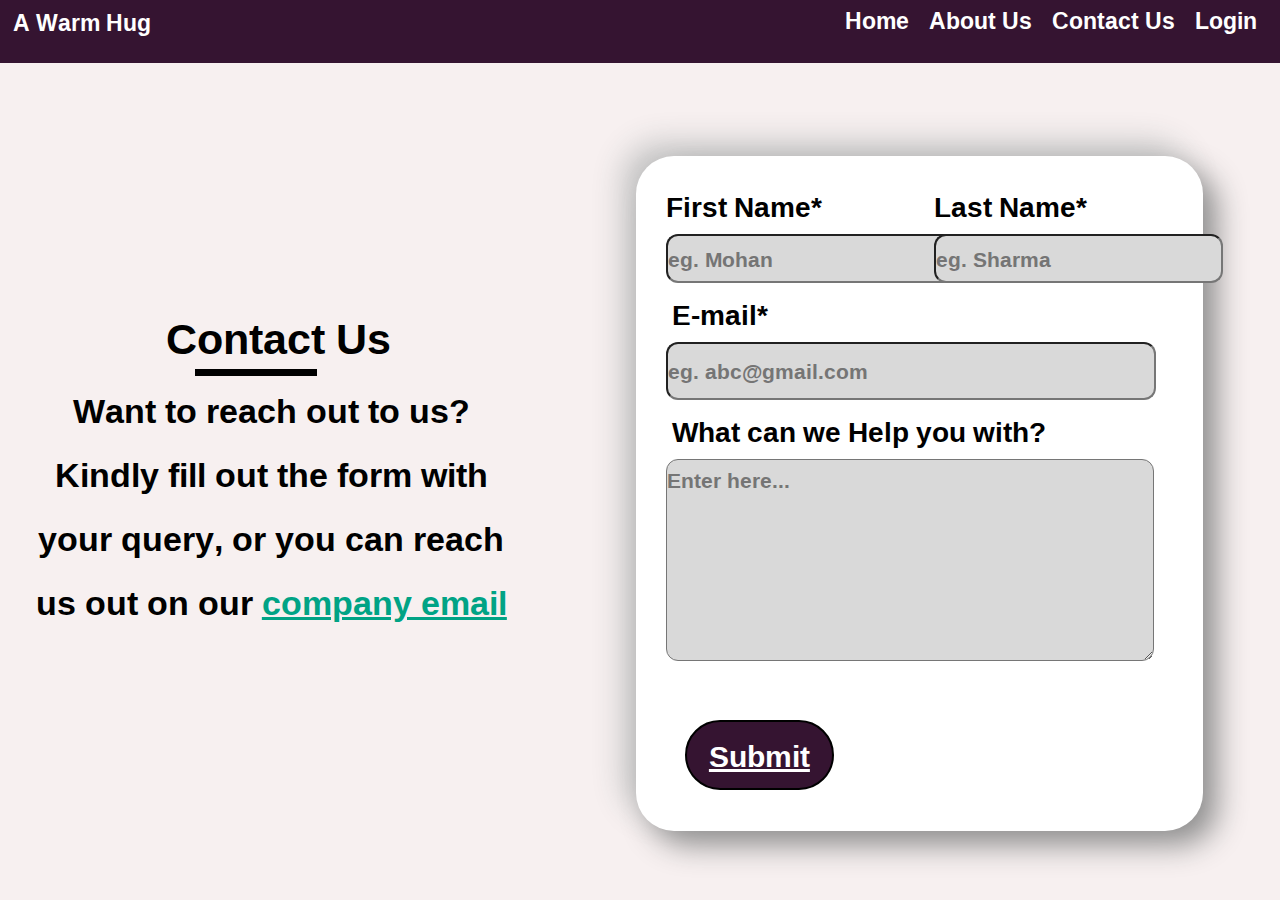
<file: contact.html>
<!DOCTYPE html>
<html lang="en">
<head>
    <meta charset="UTF-8">
    <meta name="viewport" content="width=device-width, initial-scale=1.0">
    <title>A Warm Hug</title>
    <link rel="stylesheet" href="contact.css">
    <link rel="preconnect" href="https://fonts.googleapis.com">
    <link rel="preconnect" href="https://fonts.gstatic.com" crossorigin>
    <link href="https://fonts.googleapis.com/css2?family=Ramabhadra&display=swap" rel="stylesheet">
</head>
<body>
    <header>
        <nav>
          <p class="heading">A Warm Hug</p>
          <ul>
            <li><a href="./index.html">Home</a></li>
          <li><a href="./about.html">About Us</a></li>
          <li><a href="./contact.html">Contact Us</a></li>
          <li><a href="./login.html">Login</a></li>
          </ul>
        </nav>
      </header>
      <main>
        <div class="content">
            <p class="contact-us">Contact Us</p>
            <div class="underline"></div>
            <p class="query">Want to reach out to us? Kindly fill out the form with your query, or you can reach us out on our <a href="gmail.com" class="cyan hover-details" data-tooltip="info@awarmhug.com">company email</a></p>
        </div>
        <div class="form">
            <div class="form-box"></div>
            <form action="#">
                <label for="First-Name" class="First-Name-Text">First Name*</label>
                <input type="text" name="First-Name" id="First-Name" placeholder="eg. Mohan">
                <label for="Last-Name" class="Last-Name-Text">Last Name*</label>
                <input type="text" name="Last-Name" id="Last-Name" placeholder="eg. Sharma">
                <label for="email" class="email-Text">E-mail*</label>
                <input type="text" name="email" id="email" placeholder="eg. abc@gmail.com">
                <label for="comment" class="comment-Text">What can we Help you with?</label>
                <textarea name="comment" id="comment" cols="30" rows="5" placeholder="Enter here..."></textarea>
            </form>
            <div class="submit-button">
              <a href="#" >
                Submit
              </a>
            </div>
        </div>
      </main>
</body>
</html>
</file>
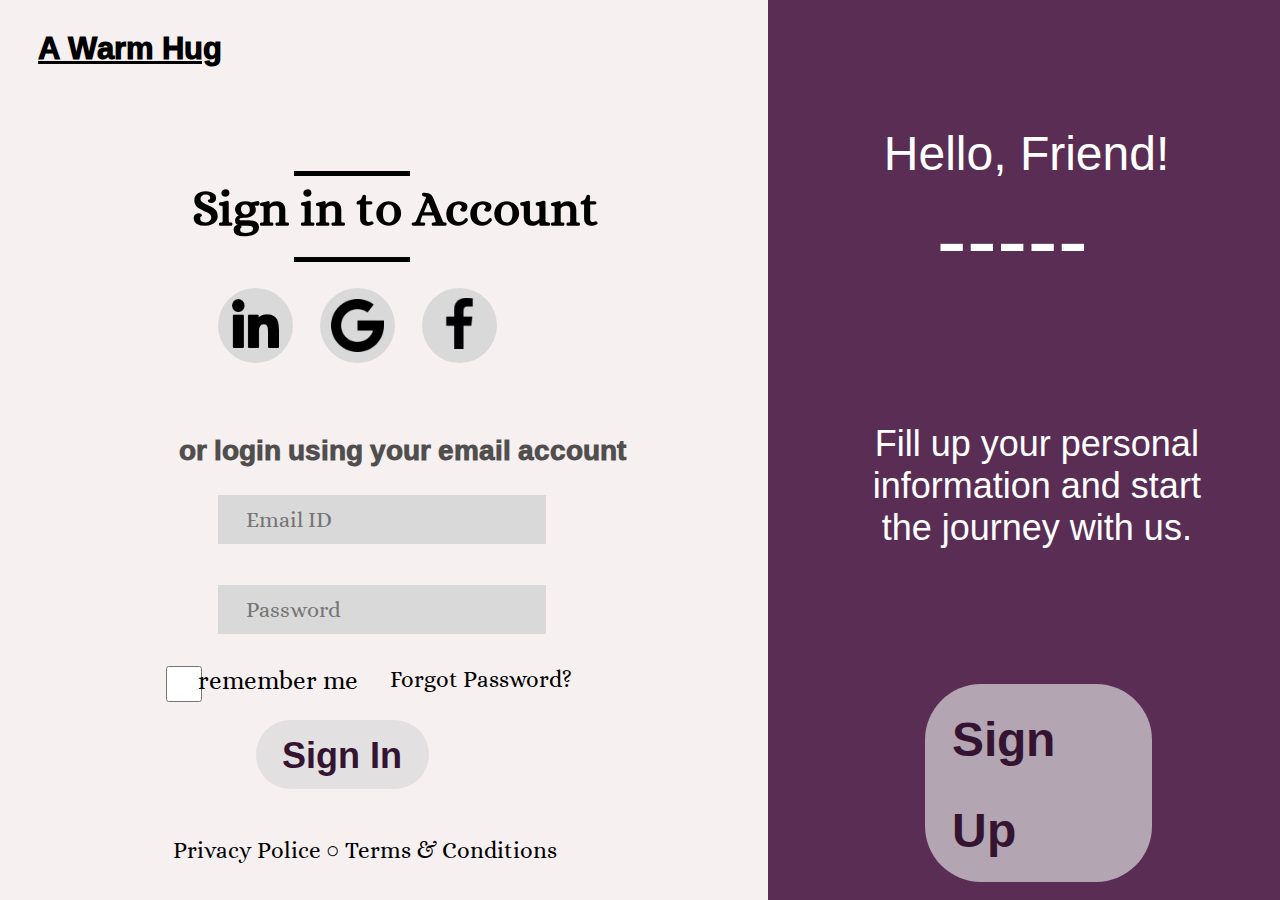
<file: login.html>
<!DOCTYPE html>
<html lang="en">
<head>
    <meta charset="UTF-8">
    <meta name="viewport" content="width=device-width, initial-scale=1.0">
    <title>A Warm Hug!</title>
    <link rel="stylesheet" href="login.css">
    <link rel="preconnect" href="https://fonts.googleapis.com">
    <link rel="preconnect" href="https://fonts.gstatic.com" crossorigin>
    <link href="https://fonts.googleapis.com/css2?family=Alice&family=Ramabhadra&display=swap" rel="stylesheet">
</head>
<body>
    <div class="hub"><a href="index.html">A Warm Hug </a></div>
    <div class="side-bar">
        <div class="bar-intro">Hello, Friend!</div>
        <div class="decoration">-----</div>
        <div class="bar-content">Fill up your personal information and start the journey with us.</div>
        <div class="bar-signup"><a href="signin.html">Sign Up</a></div>
    </div>
    <div class="main-content">
        <div class="head-box"></div>
        <div class="head">Sign in to Account</div>
        <div class="google-logo">
            <a href="#">
                <img src="./google.png" alt="Google-logo">
            </a>
        </div>
        <div class="linkdin-logo">
            <a href="#">
                <img src="./linkedin-big-logo 1.png" alt="Linkdin-logo">
            </a>    
        </div>
        <div class="facebook-logo">
            <a href="#">
                <img src="./facebook-app-symbol.png" alt="Facebook-logo">
            </a>
        </div>
        <div class="text2">or login using your email account</div>
        <div class="form">
            <form action="#">
                <input type="text" name="email" id="email" placeholder="Email ID">
                <input type="password" name="password" id="password" placeholder="Password">
                <input type="checkbox" name="Remember-me" id="Remember-me">
                <label for="Remember-me" class="Remember-me">remember me</label>
            </form>
            <div class="text3"><a href="# ">Forgot Password?</a></div>
            <div class="main-signin"><a href="services.html">Sign In</a></div>
        </div>
        <div class="last-content">Privacy Police ○ Terms & Conditions</div>
    </div>
</body>
</html>
</file>
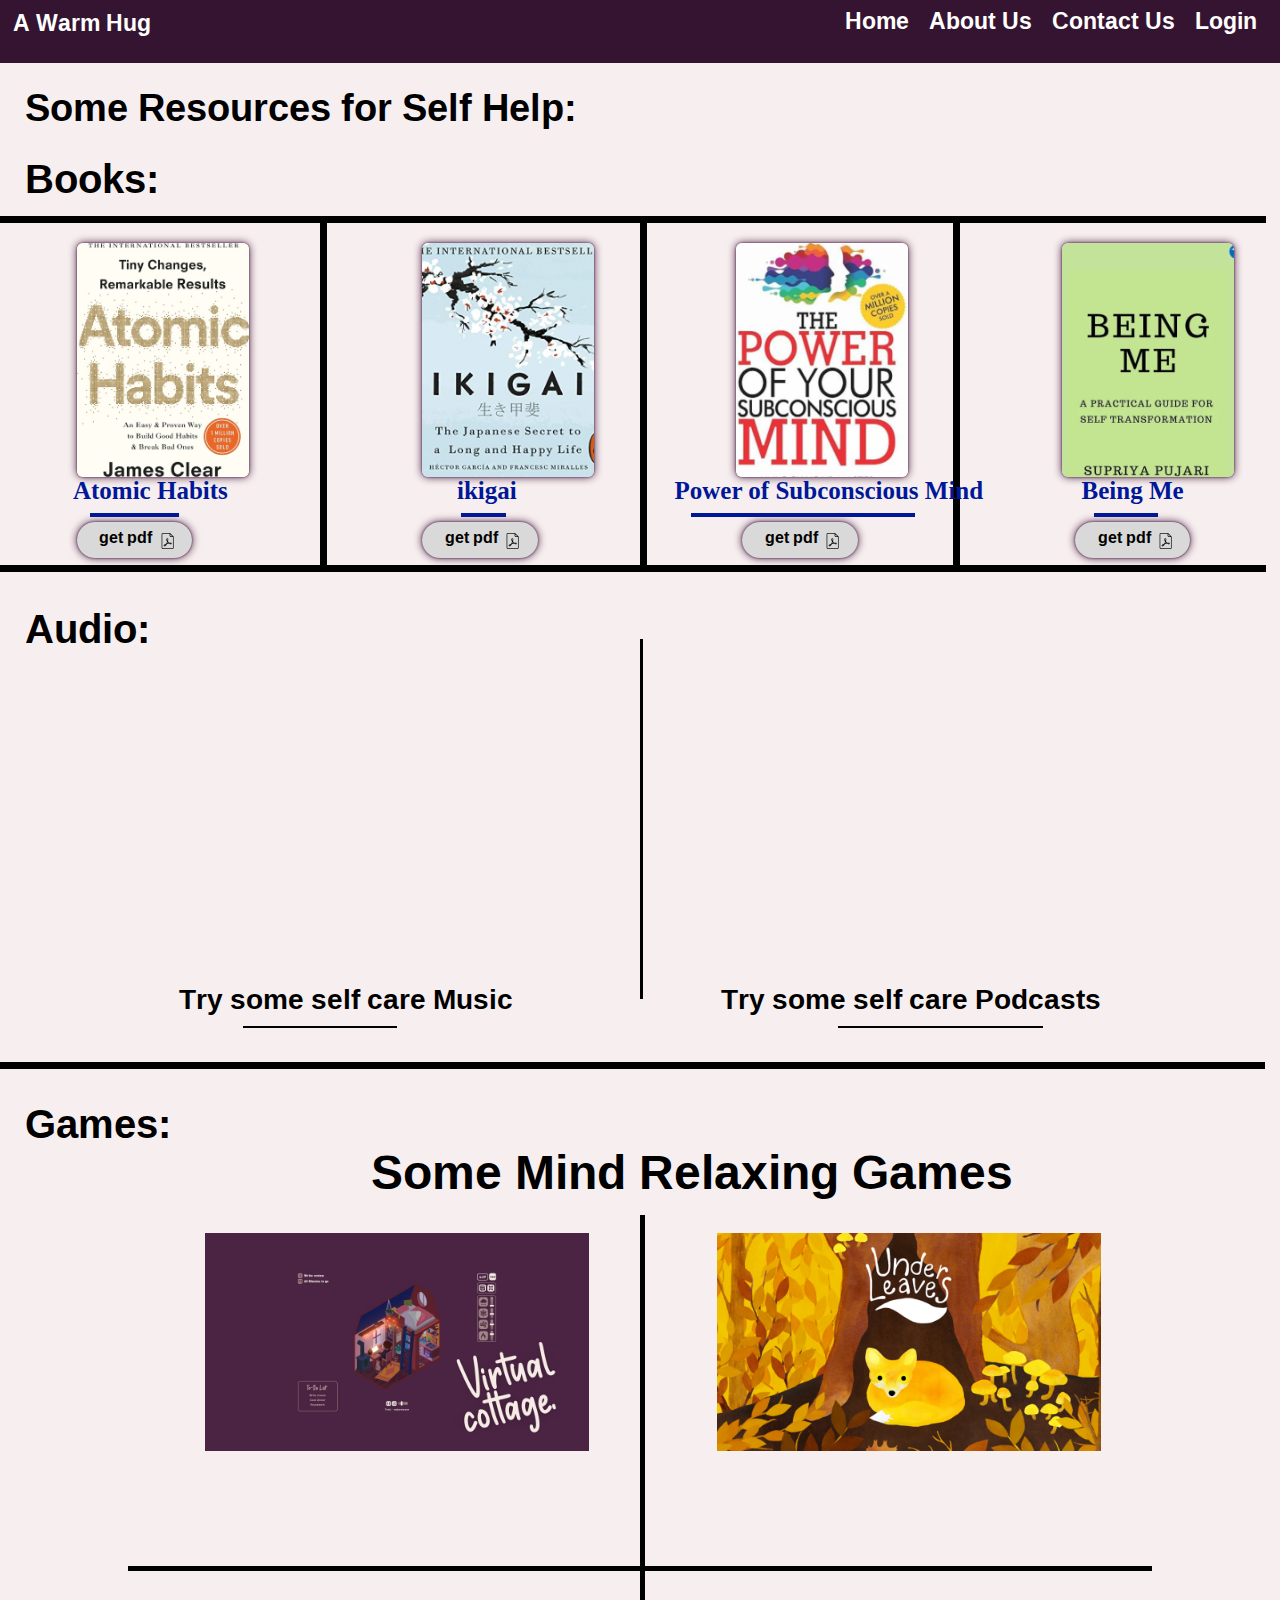
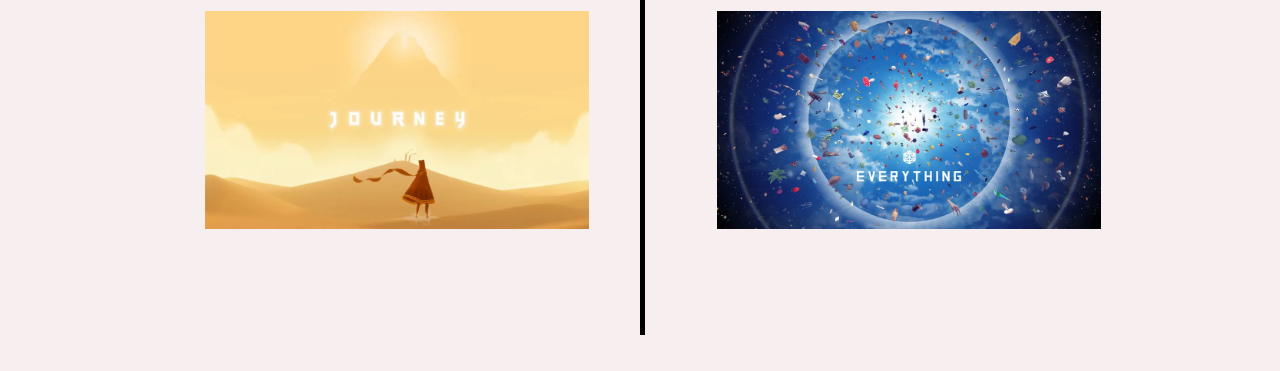
<file: other-resources.html>
<!DOCTYPE html>
<html lang="en">

<head>
  <meta charset="UTF-8">
  <meta name="viewport" content="width=device-width, initial-scale=1.0">
  <title>A Warm Hug!</title>
  <link rel="preconnect" href="https://fonts.googleapis.com">
  <link rel="preconnect" href="https://fonts.gstatic.com" crossorigin>
  <link href="https://fonts.googleapis.com/css2?family=Ramabhadra&display=swap" rel="stylesheet">
  <link rel="stylesheet" href="other-resources.css">
</head>

<body>
  <header>
    <nav>
      <p class="heading">A Warm Hug</p>
      <ul>
          <li><a href="./services.html">Home</a></li>
          <li><a href="./about.html">About Us</a></li>
          <li><a href="./contact.html">Contact Us</a></li>
          <li><a href="./login.html">Login</a></li>
      </ul>
    </nav>
  </header>
  <main>
    <DIV class="sub-head-text">Some Resources for Self Help:</DIV>
    <div class="Books">
      <div class="book-head">Books:</div>
      <div class="border-top1"></div>
      <div class="border-right1"></div>
      <div class="border-right2"></div>
      <div class="border-left1"></div>
      <div class="atomic-cover">
        <img src="./Atomic.png" alt="Atomic Habits">
        <p class="atomic-title">Atomic Habits</p>
      </div>
      <div class="atomic-title-underline"></div>
      <a href="#">
        <div class="atomic-getpdf-button button">get pdf <img src="./pdf.png" alt="pdf"></div>
      </a>

      <div class="ikigai-cover">
        <img src="./ikigai.png" alt="ikigai">
        <p class="ikigai-title">ikigai</p>
      </div>
      <div class="ikigai-title-underline"></div>
      <a href="#">
        <div class="ikigai-getpdf-button button">get pdf <img src="./pdf.png" alt="pdf"></div>
      </a>

      <div class="Power-cover">
        <img src="./Power.png" alt="Power">
        <p class="Power-title">Power of Subconscious Mind</p>
      </div>
      <div class="Power-title-underline"></div>
      <a href="#">
        <div class="Power-getpdf-button button">get pdf <img src="./pdf.png" alt="pdf"></div>
      </a>
      <div class="Being-cover">
        <img src=".//Being-me.png" alt="Being">
        <p class="Being-title">Being Me</p>
      </div>
      <div class="Being-title-underline"></div>
      <a href="#">
        <div class="Being-getpdf-button button">get pdf <img src="./pdf.png" alt="pdf"></div>
      </a>
      </div>
      </div>
    </div>

    <div class="Audio">
      <div class="Audio-head">Audio:</div>
      <iframe class="Music" width="560" height="315" src="https://www.youtube-nocookie.com/embed/Bioo5iMpZDk?si=qWfH48lD3ozgKxWr" title="YouTube video player" frameborder="0" allow="accelerometer; autoplay; clipboard-write; encrypted-media; gyroscope; picture-in-picture; web-share" referrerpolicy="strict-origin-when-cross-origin" allowfullscreen></iframe>
      <div class="audio-partition"></div>
      <div class="audio-tx1"><div class="txt1-txt">Try some self care Music</div>
        <div class="txt1-underline"></div>
      </div>
      <iframe class="Podcast" width="560" height="315" src="https://www.youtube-nocookie.com/embed/PnjEwU24D2g?si=luYU_dgiFDYVdONe" title="YouTube video player" frameborder="0" allow="accelerometer; autoplay; clipboard-write; encrypted-media; gyroscope; picture-in-picture; web-share" referrerpolicy="strict-origin-when-cross-origin" allowfullscreen></iframe>
      <div class="audio-tx2"><div class="txt2-txt">Try some self care Podcasts</div>
      <div class="txt2-underline"></div>
    </div>
    <div class="audio-end"></div>
    </div>
    <div id="Games">
      <div class="game-head" id="game-head">Games:</div>
      <div class="Title-txt">
        Some Mind Relaxing Games
      </div>
      <div class="crosshair">
        <div class="horizontal-line"></div>
        <div class="vertical-line"></div>
      </div>
      <div class="game-pics">
        <img src="./game1.webp" alt="game1" class="game1">
        <img src="./game2.webp" alt="game2" class="game2">
        <img src="./game3.webp" alt="game3" class="game3">
        <img src="./game 4.webp" alt="game4" class="game4">
      </div>
    </div>
  </main>
</body>
</html>
</file>
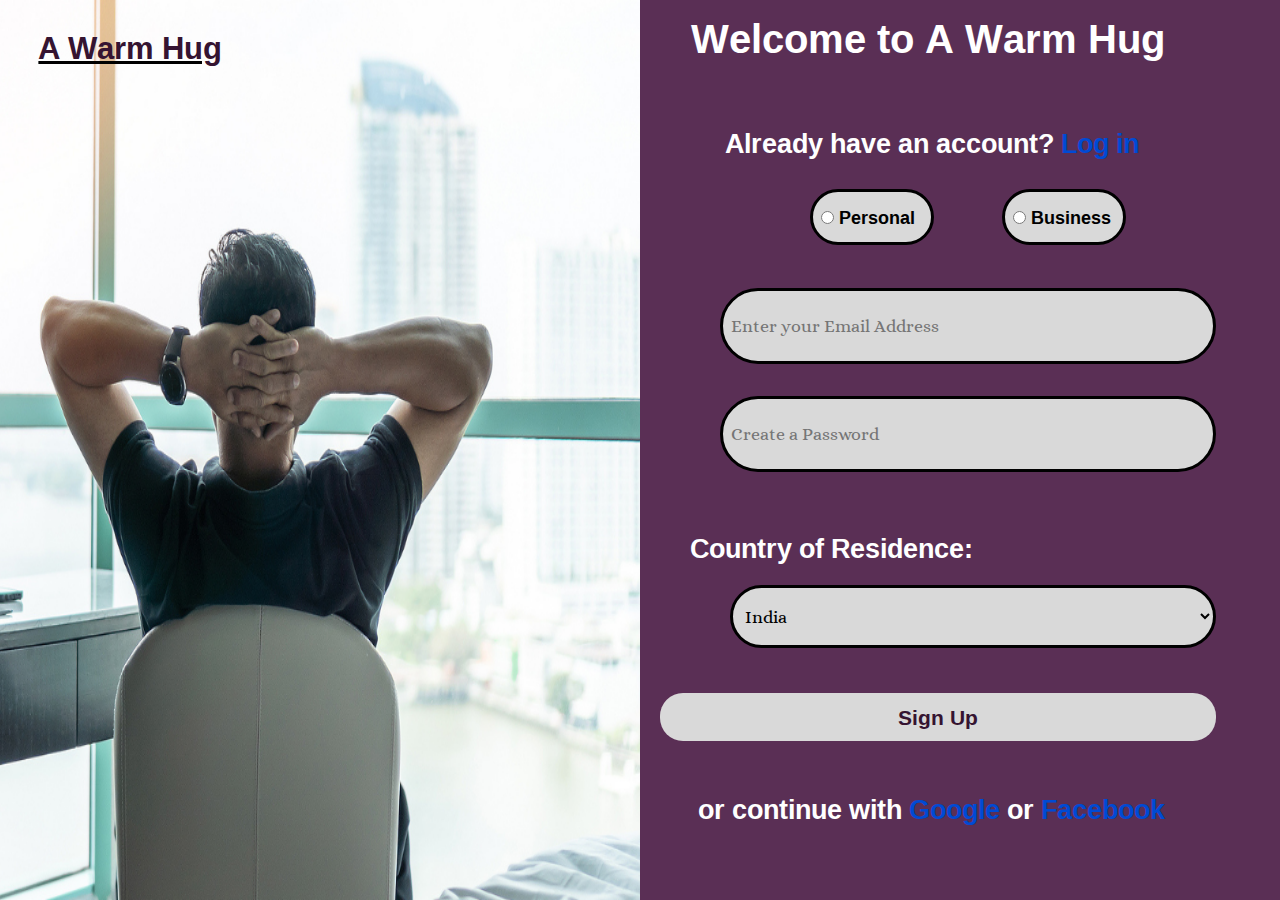
<file: signin.html>
<!DOCTYPE html>
<html lang="en">
<head>
    <meta charset="UTF-8">
    <meta name="viewport" content="width=device-width, initial-scale=1.0">
    <title>A Warm Hug</title>
    <link rel="stylesheet" href="signin.css">
    <link rel="preconnect" href="https://fonts.googleapis.com">
<link rel="preconnect" href="https://fonts.gstatic.com" crossorigin>
<link href="https://fonts.googleapis.com/css2?family=Alice&family=Ramabhadra&display=swap" rel="stylesheet">

</head>
<body>
    <main>
        <div class="form">
            <div class="form-box"></div>
            <div class="txt1"><p>Welcome to A Warm Hug</p></div>
            <div class="txt2"><p>Already have an account? <a href="login.html" class="sky-blue">Log in</a></p></div>
            <div class="form">
                <form action="#">
                    <div class="personal">
                        <input type="radio" name="usage" id="Personal">
                        <label for="Personal">Personal</label>
                    </div>
                    <div class="Business">
                        <input type="radio" name="usage" id="Business">
                        <label for="Business">Business</label>
                    </div>
                    <input type="text" name="email" id="email" placeholder="Enter your Email Address">
                    <input type="password" name="password" id="pswd" placeholder="Create a Password">
                    <label for="Country" class="Country">Country of Residence:</label>
                    <select name="Country" id="Country">
                        <option value="India">India</option>
                        <option value="America">America</option>
                        <option value="Brittain">Brittain</option>
                        <option value="Australia">Australia</option>
                        <option value="China">China</option>
                        <option value="Singapore">Singapore</option>
                    </select>
                    <div class="signup-button">
                        <a href="services.html">Sign Up</a>
                    </div>
                    <div class="txt3">
                        <p>
                            or continue with <a href="#" class="sky-blue">Google</a> or 
                            <a href="#" class="sky-blue">Facebook</a></div> 
                        </p>
                </form>
            </div>
        </div>
        <div class="image">
            <img src="./image1.png" alt="bg image">
        </div>
        <div class="txt4"><a href="index.html">A Warm Hug </a></div>
    </main>    
</body>
</html>
</file>
<file: contact.css>
* {
  margin: 0;
  padding: 0;
}
body {
  background-color: #f7f0f0;
}
nav {
  background-color: #351431;
  display: flex;
  height: 7vh;
  font-family: "Ramabhadra", sans-serif;
  font-weight: 400;
  font-style: normal;
}
nav ul {
  list-style-type: none;
  position: absolute;
  top: -1vh;
  right: 1vw;
}
nav ul li {
  float: left;
  padding: 7px 10px;
}

nav ul li a {
  color: #ffffff;
  font-size: 23px;
  text-decoration: none;
}
nav ul li a:hover {
  /* background-color: #ddd;
    color: black; */
  text-decoration: underline;
  color:rgb(184, 184, 183);
}
.heading {
  color: #ffffff;
  position: absolute;
  font-size: 23px;
  top: 0vh;
  left:1vw;
}
.contact-us{
    font-size: 43px;
    font-family: "Ramabhadra", sans-serif;
    font-weight: 400;
    font-style: normal;
    position: absolute;
    top: 33vh;
    left: 13vw;
}
.underline{
    border-bottom: 7px solid black;
    position: absolute;
    top: 41vh;
    left: 15.25vw;
    width: 9.5vw;
}
.query{
    font-size: 34px;
    font-family: "Ramabhadra", sans-serif;
    font-weight: 200;
    font-style: normal;
    position: absolute;
    justify-content: center;
    text-align: center;
    top: 42vh;
    left: 2.7vw;
    width: 37vw;
    height: 32.8vh;
    /* border: 2px solid black; */
    
}
.cyan{
    color: #00A385;
}

.form-box{
    border-radius: 38px;
    height: 75vh;
    width: 44.3vw;
    background: #ffffff;
    box-shadow: 14px 14px 30px #8f8f8f, -14px -14px 30px #c7c7c7;
    position: absolute;
    top: 17.32vh;
    right: 6vw;
}
#First-Name{
    border-radius: 12px;
    background-color: #D9D9D9;
    top: 26vh;
    left: 52vw;
    font-size: 21px;
    text-align: left;
    height: 5vh;
}
#Last-Name{
    border-radius: 12px;
    background-color: #D9D9D9;
    top: 26vh;
    left: 73vw;
    font-size: 21px;
    text-align: left;
    height: 5vh;
}
#email{
    border-radius: 12px;
    background-color: #D9D9D9;
    top: 38vh;
    left: 52vw;
    width: 38vw;
    height: 6vh;
    font-size: 21px;
}
#comment{
    border-radius: 12px;
    background-color: #D9D9D9;
    top: 51vh;
    left: 52vw;
    width: 38vw;
    left: 52vw;
    font-size: 21px;
}

#First-Name, #Last-Name, #email, #comment, .comment-Text, .First-Name-Text, .Last-Name-Text, .email-Text{
    font-family: "Ramabhadra", sans-serif;
    font-weight: 200;
    font-style: normal;
    position: absolute;
}
.First-Name-Text{
    top: 20vh;
    left: 52vw;
    font-size: 28px;
    font-weight: 400;
}
.Last-Name-Text{
    top: 20vh;
    left: 73vw;
    font-size: 28px;
    font-weight: 400;
}
.email-Text{
    top: 32vh;
    left: 52.5vw;
    font-size: 28px;
    font-weight: 400;
}
.comment-Text{
    top: 45vh;
    left: 52.5vw;
    font-size: 28px;
    font-weight: 400;
}

.submit-button{
  font-family: "Ramabhadra", sans-serif;
  font-weight: 200;
  font-style: normal;
  position: absolute;
  border: 2px solid black;
  font-size: 30px;
  height: 4vh; 
  top: 80vh;
  text-align: center;
  padding: 15px;
  left: 53.5vw;
  border-radius: 67px;
  width: 9vw;
  color: #FFFFFF;
  background-color: #351431;
  display:flex;
  justify-content: center;
  align-items:center;
}
a{color: #FFFFFF;}
.hover-details::after {
  content: attr(data-tooltip);
  position: absolute;
  background-color: #f9f9f9;
  border: 1px solid #ccc;
  color: #333;
  padding: 5px;
  border-radius: 5px;
  font-size: 14px;
  white-space: nowrap;
  z-index: 1;
  visibility: hidden;
  opacity: 0;
  transition: opacity 0.3s, visibility 0.3s;
}
.hover-details:hover::after {
  visibility: visible;
  opacity: 1;
  top: calc(100% + 5px);
  left: 50%;
  transform: translateX(-50%);
}
</file>
<file: login.css>
*{
    margin: 0;
    padding: 0;
}
body,html{
    background-color: #F7F0F0;
    overflow: hidden;
}
.hub{
    font-family: 'Ramabhadra';
    font-size: 31px;
    font-weight: 700;
    position: absolute;
    left: 3vw;
    top: 2vh;
    text-decoration: underline;
}
.hub a{
    color: #000000;
}
.side-bar{
    height: 100vh;
    width: 40vw;
    background: rgba(74, 26, 68, 91%);
    position: absolute;
    right: 0vw;
}
.bar-intro{
    font-family: 'Lucida Sans', 'Lucida Sans Regular', 'Lucida Grande', 'Lucida Sans Unicode', Geneva, Verdana, sans-serif;
    color: #FFFFFF;
    position: absolute;
    text-align: center;
    font-size: 48px;
    top: 14vh;
    right: 8.65vw;
}
.decoration{
    font-family: 'Lucida Sans', 'Lucida Sans Regular', 'Lucida Grande', 'Lucida Sans Unicode', Geneva, Verdana, sans-serif;
    color: #FFFFFF;
    position: absolute;
    text-align: center;
    font-size: 91px;
    top: 21vh;
    right: 15vw;
}
.bar-content{
    font-family: 'Lucida Sans', 'Lucida Sans Regular', 'Lucida Grande', 'Lucida Sans Unicode', Geneva, Verdana, sans-serif;
    color: #FFFFFF;
    position: absolute;
    text-align: center;
    font-size: 36px;
    top: 47vh;
    width: 30vw;
    right: 4vw;
    justify-content: center;
}
.bar-signup a{
    color: #351431;
    text-decoration: none;
    font-size: 48px;
}
.bar-signup{
    font-family: 'Ramabhadra';
    background-color: rgba(217, 217, 217, 0.7);
    padding: 8px 27px;
    width: 13.5vw;
    display: flex;
    border-radius: 56px;
    position: absolute;
    top: 76vh;
    right: 10vw;
    justify-content: center;
}
.bar-signup a:hover{
    text-decoration: solid underline ;
}
.head{
    font-family: 'Alice';
    font-size: 50px;
    font-weight: 700;
    position: absolute;
    top: 20vh;
    left: 15vw;
}
.head-box{
    border-top: 5px solid black;
    border-bottom: 5px solid black;
    height: 9vh;
    width: 9vw;
    position: absolute;
    top: 19vh;
    left: 23vw;
}
.google-logo{
    background-color: #D9D9D9;
    border-radius: 60px;
    height: 75px;
    width: 75px;
    align-items: center;
    position: absolute;
    top: 32vh;
    left: 25vw;
    display: flex;
    justify-content:center ;
    vertical-align:middle;
}
.google-logo img{
    position: relative;
    top: 2px;
    height: 53px;
    /* width: 53px; */
    
}
.facebook-logo{
    background-color: #D9D9D9;
    border-radius: 60px;
    height: 75px;
    width: 75px;
    align-items: center;
    position: absolute;
    top: 32vh;
    left: 33vw;
    display: flex;
    justify-content:center ;
    vertical-align:middle;
}
.facebook-logo img{
    /* position: relative;
    left: 9px;
    top: 9px; */
    height: 51px;
}
.linkdin-logo{
    background-color: #D9D9D9;
    border-radius: 60px;
    height: 75px;
    width: 75px;
    align-items: center;
    position: absolute;
    top: 32vh;
    left: 17vw;
    display: flex;
    justify-content:center ;
    vertical-align:middle;
}
.linkdin-logo img {
    /* position: relative;
    left: 13px;
    top: 10px; */
    height: 49px;
    width: 47px;
}
.text2{
    position: absolute;
    font-family: 'Ramabhadra';
    font-size: 28px;
    opacity: 67%;
    font-weight: 800;
    top: 47vh;
    left: 14vw;
}
#email{
    background-color: #D9D9D9;
    font-family: 'Alice';
    font-size: 22px;
    border: none;
    position: absolute;
    top: 55vh;
    left: 17vw;
    padding:12px 28px;
    color: black;
}
#password{
    background-color: #D9D9D9;
    font-family: 'Alice';
    font-size: 22px;
    border: none;
    position: absolute;
    top: 65vh;
    left: 17vw;
    padding:12px 28px;
    color: black;
}
#Remember-me{
    background-color: none;
    height: 4vh;
    width: 4vh;
    border: none;
    position: absolute;
    top: 74vh;
    left: 13vw;
    color: black;
}
.Remember-me{
    background-color: none;
    position: absolute;
    top: 74vh;
    left: 15.5vw;
    font-family: 'Alice';
    font-size: 25px;
}
.text3 {
    background-color: none;
    position: absolute;
    top: 74vh;
    left: 30.5vw;
    font-family: 'Alice';
    font-size: 23px;
    
}
.text3 a{
    text-decoration: none;
    color: #000000;
}
.main-signin a{
    color: #351431;
    text-decoration: none;
    font-size: 36px;
}
.main-signin{
    font-family: 'Ramabhadra';
    display: flex;
    justify-content: center;
    background-color: rgba(217, 217, 217, 0.7);
    padding: -3px 25px;
    width: 13.5vw;
    border-radius: 56px;
    position: absolute;
    top: 80vh;
    left: 20vw;
}
.main-signin a:hover{
    text-decoration: solid underline ;
}

.last-content{
    font-family: 'Alice';
    color: #000000;
    position: absolute;
    text-align: center;
    font-size: 23px;
    top: 93vh;
    width: 37vw;
    left: 10vw;
    font-weight: 300;
}
</file>
<file: other-resources.css>
* {
  margin: 0;
  padding: 0;
}
body {
  background-color: #F7EFEF;
}
nav {
  background-color: #351431;
  display: flex;
  height: 7vh;
  font-family: "Ramabhadra", sans-serif;
  font-weight: 400;
  font-style: normal;
}
nav ul {
  list-style-type: none;
  position: absolute;
  top: -1vh;
  right: 1vw;
}
nav ul li {
  float: left;
  padding: 7px 10px;
}

nav ul li a {
  color: #ffffff;
  font-size: 23px;
  text-decoration: none;
}
nav ul li a:hover {
  /* background-color: #ddd;
    color: black; */
  text-decoration: underline;
  color: rgb(184, 184, 183);
}
.heading {
  color: #ffffff;
  position: absolute;
  font-size: 23px;
  top: 0vh;
  left: 1vw;
}
.sub-head-text {
  font-family: "RamaBhadra";
  font-weight: 500;
  font-style: normal;
  padding: 8px 12px;
  font-size: 38px;
  position: absolute;
  left: 1vw;
}
.book-head {
  position: absolute;
  font-family: "RamaBhadra";
  font-weight: 550;
  font-style: normal;
  padding: 5px 12px;
  font-size: 40px;
  top: 15vh;
  left: 1vw;
}
.border-top1 {
  position: absolute;
  border-top: 7px solid black;
  border-bottom: 7px solid black;
  height: 38vh;
  width: 98.9vw;
  top: 24vh;
}
.border-right1 {
  position: absolute;
  border-right: 7px solid black;
  height: 39vh;
  top: 24vh;
  left: 25vw;
}
.border-right2 {
  position: absolute;
  border-right: 7px solid black;
  height: 39vh;
  top: 24vh;
  left: 50vw;
}
.border-left1 {
  position: absolute;
  border-left: 7px solid black;
  height: 39vh;
  top: 24vh;
  right: 25vw;
}
.atomic-cover img {
  position: absolute;
  top: 27vh;
  left: 6vw;
  height: 26vh;
  box-shadow: 0px 0px 8px #481b42, 0px 0px 2px #481b42;
  border-radius: 6px;
}
.atomic-title {
  font-family: "Ramahadra";
  font-size: 25px;
  font-weight: 700;
  color: #001898;
  position: absolute;
  left: 5.7vw;
  top: 53vh;
}
.atomic-title-underline {
  border-top: 4px solid #001898;
  position: absolute;
  top: 57vh;
  left: 7vw;
  width: 7vw;
}
.button {
  background-color: #d9d9d9;
  display: flex;
  justify-content: center;
  font-family: "Ramabhadra";
  width: 9vw;
  height: 4vh;
  /* border-radius: 35px; */
  border-radius: 50px;
  box-shadow: 0px 0px 8px #481b42, 0px 0px 2px #481b42;
}
.atomic-getpdf-button {
  position: absolute;
  top: 58vh;
  left: 6vw;
}
.atomic-getpdf-button img {
  position: relative;
  top: 1.2vh;
  left: 0.5vw;
  height: 16px;
  background-color: #d9d9d9;
}
a {
  text-decoration: none;
  color: black;
}
.ikigai-cover img {
  position: absolute;
  top: 27vh;
  left: 33vw;
  height: 26vh;
  box-shadow: 0px 0px 8px #481b42, 0px 0px 2px #481b42;
  border-radius: 6px;
}
.ikigai-title {
  font-family: "Ramahadra";
  font-size: 25px;
  font-weight: 700;
  color: #001898;
  position: absolute;
  left: 35.7vw;
  top: 53vh;
}
.ikigai-title-underline {
  border-top: 4px solid #001898;
  position: absolute;
  top: 57vh;
  left: 36vw;
  width: 3.5vw;
}
.ikigai-getpdf-button {
  position: absolute;
  top: 58vh;
  left: 33vw;
}
.ikigai-getpdf-button img {
  position: relative;
  top: 1.2vh;
  left: 0.5vw;
  height: 16px;
  background-color: #d9d9d9;
}
.ikigai-getpdf-button img {
  position: relative;
  top: 1.2vh;
  left: 0.5vw;
  height: 16px;
  background-color: #d9d9d9;
}
.Power-cover img {
  position: absolute;
  top: 27vh;
  left: 57.5vw;
  height: 26vh;
  box-shadow: 0px 0px 8px #481b42, 0px 0px 2px #481b42;
  border-radius: 6px;
}
.Power-title {
  font-family: "Ramahadra";
  font-size: 25px;
  font-weight: 700;
  color: #001898;
  position: absolute;
  left: 52.7vw;
  top: 53vh;
}
.Power-title-underline {
  border-top: 4px solid #001898;
  position: absolute;
  top: 57vh;
  left: 54vw;
  width: 17.5vw;
}
.Power-getpdf-button {
  position: absolute;
  top: 58vh;
  left: 58vw;
}
.Power-getpdf-button img {
  position: relative;
  top: 1.2vh;
  left: 0.5vw;
  height: 16px;
  background-color: #d9d9d9;
}
.Power-getpdf-button img {
  position: relative;
  top: 1.2vh;
  left: 0.5vw;
  height: 16px;
  background-color: #d9d9d9;
}


.Being-cover img {
  position: absolute;
  top: 27vh;
  left: 83vw;
  height: 26vh;
  box-shadow: 0px 0px 8px #481b42, 0px 0px 2px #481b42;
  border-radius: 6px;
}
.Being-title {
  font-family: "Ramahadra";
  font-size: 25px;
  font-weight: 700;
  color: #001898;
  position: absolute;
  left: 84.5vw;
  top: 53vh;
}
.Being-title-underline {
  border-top: 4px solid #001898;
  position: absolute;
  top: 57vh;
  left: 85.5vw;
  width: 5vw;
}
.Being-getpdf-button {
  position: absolute;
  top: 58vh;
  left: 84vw;
}
.Being-getpdf-button img {
  position: relative;
  top: 1.2vh;
  left: 0.5vw;
  height: 16px;
  background-color: #d9d9d9;
}
.Being-getpdf-button img {
  position: relative;
  top: 1.2vh;
  left: 0.5vw;
  height: 16px;
  background-color: #d9d9d9;
}

.Audio-head{
  position: absolute;
  font-family: "RamaBhadra";
  font-weight: 550;
  font-style: normal;
  padding: 5px 12px;
  font-size: 40px;
  top: 65vh;
  left: 1vw;
}
.Music{
  position: absolute;
  top: 75vh;
  left: 10vw;
  width: 30vw;
  height: 33vh;
}
.audio-partition{
  border-right: 3px solid black;
  height: 40vh;
  position: absolute;
  left: 50vw;
  top: 71vh;
}

.txt1-txt{
  font-family: 'Ramabhadra';
  font-size: 28px;
  font-weight: 300;
  position: absolute;
  top: 108vh;
  left: 14vw;
}
.txt1-underline{
  border-bottom: 2px solid black;
  width: 12vw;
  position: absolute;
  top: 114vh;
  left: 19vw;
}

.Podcast{
  position: absolute;
  top: 75vh;
  right: 10vw;
  width: 30vw;
  height: 33vh;
}
.txt2-txt{
  font-family: 'Ramabhadra';
  font-size: 28px;
  font-weight: 300;
  position: absolute;
  top: 108vh;
  right: 14vw;
}
.txt2-underline{
  border-bottom: 2px solid black;
  width: 16vw;
  position: absolute;
  top: 114vh;
  right: 18.5vw;
}
.audio-end{
  border-bottom: 7px solid black;
  position: absolute;
  width: 98.8vw;
  top: 118vh;
}
#Games{
  height: 212vh;
}
.game-head{
  position: absolute;
  font-family: "RamaBhadra";
  font-weight: 550;
  font-style: normal;
  padding: 5px 12px;
  font-size: 40px;
  top: 120vh;
  left: 1vw;
}
#Games .Title-txt{
  position: absolute;
  font-family: "RamaBhadra";
  font-weight: 580;
  font-style: normal;
  font-size: 48px;
  top: 125vh;
  left: 29vw;
}
#Games .horizontal-line{
  border-top: 5px solid black;
  position: absolute;
  top: 174vh;
  left: 10vw;
  width: 80vw;
}

.vertical-line{
  position: absolute;
  top: 135vh;
  left: 50vw;
  border-left: 5px solid black;
  height: 80vh;
}

.game1{
  width: 30vw;
  height: 17vw;
  position: absolute;
  top: 137vh;
  left: 16vw;
}
.game2{
  width: 30vw;
  height: 17vw;
  position: absolute;
  top: 137vh;
  right: 14vw;
}
.game3{
  width: 30vw;
  height: 17vw;
  position: absolute;
  top: 179vh;
  left: 16vw;
}
.game4{
  width: 30vw;
  height: 17vw;
  position: absolute;
  top: 179vh;
  right: 14vw;
}
</file>
<file: signin.css>
*{
    margin: 0;
    padding: 0;
}
html,body{
    overflow: hidden;
}

.form-box{
    height: 100vh;
    width: 50vw;
    background: rgba(74, 26, 68, 91%);
    position: absolute;
    right: 0vw;
}
.txt1{
    font-family: "Ramabhadra";
    font-weight: 400;
    font-style: normal;
    font-size: 40px;
    color: #ffffff;
    /* border: 2px solid white; */
    height: 10vh;
    position: absolute;
    right: 9vw; 
    text-align: center;
}
.txt2{
    font-family: "Ramabhadra";
    font-weight: 400;
    font-style: normal;
    font-size: 27px;
    color: #ffffff;
    height: 10vh;
    position: absolute;
    top: 13vh;
    right: 11vw;
    text-align: center;
}
.sky-blue{
    color: rgb(0, 74, 212);
    text-decoration: none;
}
.personal{
    position: absolute;
    font-family: "Ramabhadra";
    font-style: normal;
    border: 3px solid black;
    background-color: #D9D9D9;
    padding: 8px;
    width: 8vw;
    font-size: 18px;
    border-radius: 53px;
    top: 21vh;
    right: 27vw;
}
.Business{
    position: absolute;
    font-family: "Ramabhadra";
    font-style: normal;
    border: 3px solid black;
    background-color: #D9D9D9;
    padding: 8px;
    width: 8vw;
    font-size: 18px;
    border-radius: 53px;
    top: 21vh;
    right: 12vw;
}
#email{
    position: absolute;
    font-family: "Alice";
    font-style: normal;
    border: 3px solid black;
    background-color: #D9D9D9;
    padding: 8px;
    width: 37vw;
    height: 6vh;
    font-size: 18px;
    border-radius: 53px;
    top: 32vh;
    right: 5vw;
}
#pswd{
    position: absolute;
    font-family: "Alice";
    font-style: normal;
    border: 3px solid black;
    background-color: #D9D9D9;
    padding: 8px;
    width: 37vw;
    height: 6vh;
    font-size: 18px;
    border-radius: 53px;
    top: 44vh;
    right: 5vw;
}
.Country{
    font-family: "Ramabhadra";
    font-weight: 400;
    font-style: normal;
    font-size: 27px;
    color: #ffffff;
    height: 10vh;
    position: absolute;
    top: 58vh;
    right: 24vw;
    text-align: center;
}
#Country{
    position: absolute;
    font-family: "Alice";
    font-style: normal;
    border: 3px solid black;
    background-color: #D9D9D9;
    padding: 8px;
    width: 38vw;
    height: 7vh;
    font-size: 18px;
    border-radius: 53px;
    top: 65vh;
    right: 5vw;
}
.signup-button{
    order: 2px solid black;
    background-color: #D9D9D9;
    padding: 4px 233px;
    text-align: center;
    width: 7vw;
    border-radius: 23px;
    text-decoration: none;
    font-family: 'Ramabhadra';
    font-size: 21px;
    color: #351431;
    position: absolute;
    top: 77vh;
    right: 5vw;
    }
a{
    color:#351431 ;
    text-decoration: none;
}
.txt3{
    font-family: "Ramabhadra";
    font-weight: 400;
    font-style: normal;
    font-size: 27px;
    color: #ffffff;
    height: 10vh;
    position: absolute;
    top: 87vh;
    right: 9vw;
    text-align: center;

}
img{
    position: absolute;
    height: 100vh;
    width: 79vw;
    left: -29vw;
}
.txt4{
    font-family: 'Ramabhadra';
    font-size: 31px;
    font-weight: 500;
    position: absolute;
    left: 3vw;
    top: 2vh;
    text-decoration: underline;
}
</file>
